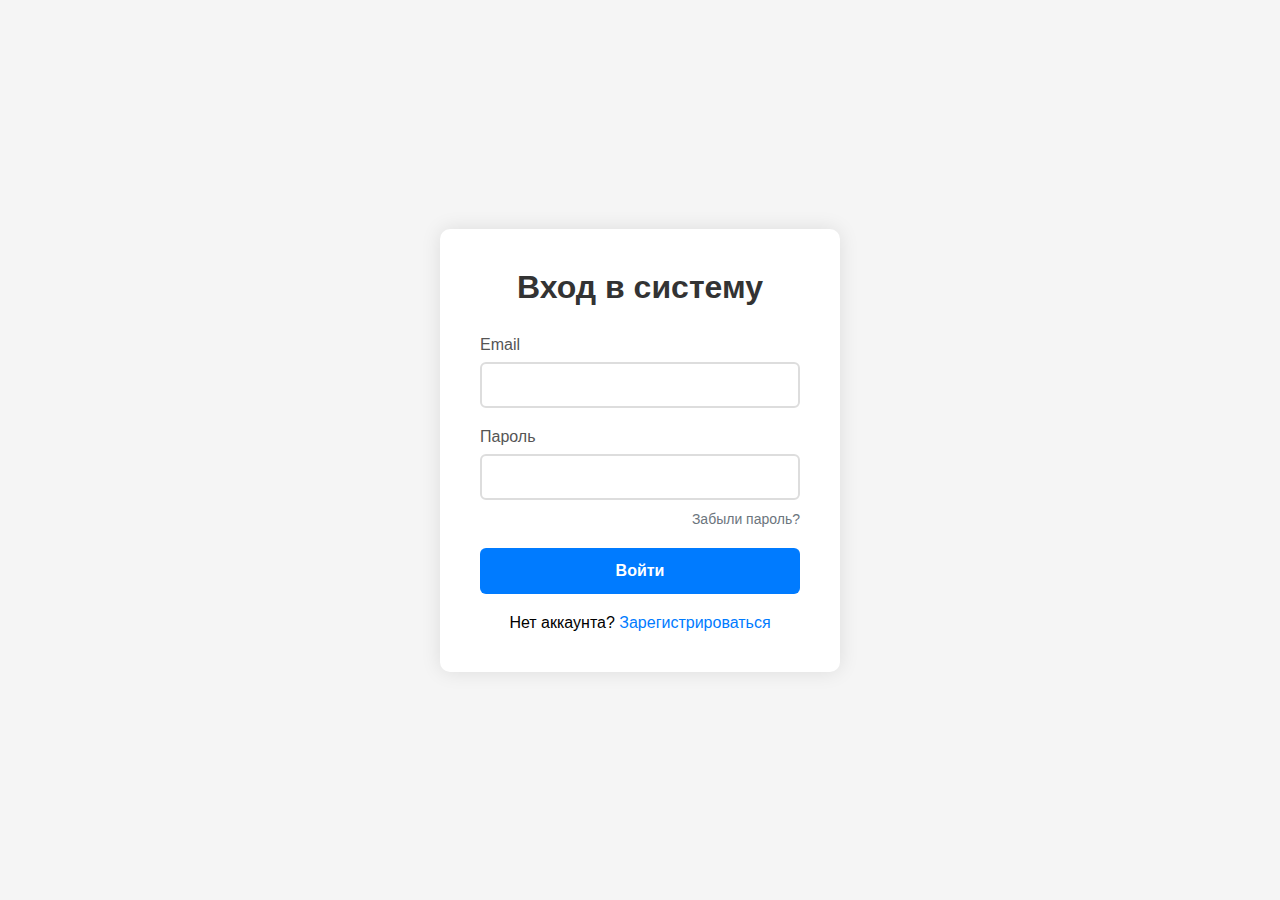
<file: rksp work pls/login.html>
<!DOCTYPE html>
<html lang="ru">
<head>
    <meta charset="UTF-8">
    <meta name="viewport" content="width=device-width, initial-scale=1.0">
    <title>Вход</title>
    <style>
        * {
            margin: 0;
            padding: 0;
            box-sizing: border-box;
            font-family: 'Segoe UI', Tahoma, Geneva, Verdana, sans-serif;
        }

        body {
            background: #f5f5f5;
            display: flex;
            justify-content: center;
            align-items: center;
            min-height: 100vh;
            padding: 20px;
        }

        .container {
            background: white;
            padding: 40px;
            border-radius: 10px;
            box-shadow: 0 0 20px rgba(0, 0, 0, 0.1);
            width: 100%;
            max-width: 400px;
        }

        h1 {
            text-align: center;
            color: #333;
            margin-bottom: 30px;
        }

        .form-group {
            margin-bottom: 20px;
        }

        label {
            display: block;
            margin-bottom: 8px;
            color: #555;
            font-weight: 500;
        }

        input {
            width: 100%;
            padding: 12px;
            border: 2px solid #ddd;
            border-radius: 6px;
            font-size: 16px;
            transition: border-color 0.3s ease;
        }

        input:focus {
            outline: none;
            border-color: #007bff;
        }

        button {
            width: 100%;
            padding: 14px;
            background: #007bff;
            color: white;
            border: none;
            border-radius: 6px;
            font-size: 16px;
            font-weight: 600;
            cursor: pointer;
            transition: background 0.3s ease;
        }

        button:hover {
            background: #0056b3;
        }

        .error {
            color: #dc3545;
            font-size: 14px;
            margin-top: 5px;
            display: none;
        }

        .register-link {
            text-align: center;
            margin-top: 20px;
        }

        .register-link a {
            color: #007bff;
            text-decoration: none;
        }

        .register-link a:hover {
            text-decoration: underline;
        }

        .forgot-password {
            text-align: right;
            margin-top: 10px;
        }

        .forgot-password a {
            color: #6c757d;
            font-size: 14px;
            text-decoration: none;
        }

        .forgot-password a:hover {
            text-decoration: underline;
        }
    </style>
</head>
<body>
    <div class="container">
        <h1>Вход в систему</h1>
        <form id="loginForm" onsubmit="return validateForm(event)">
            <div class="form-group">
                <label for="email">Email</label>
                <input type="email" id="email" name="email" required>
                <div class="error" id="emailError">Введите корректный email адрес</div>
            </div>

            <div class="form-group">
                <label for="password">Пароль</label>
                <input type="password" id="password" name="password" required>
                <div class="error" id="passwordError">Введите пароль</div>
                <div class="forgot-password">
                    <a href="#">Забыли пароль?</a>
                </div>
            </div>

            <button type="submit">Войти</button>
        </form>
        <div class="register-link">
            Нет аккаунта? <a href="register.html">Зарегистрироваться</a>
        </div>
    </div>

    <script>
        function validateForm(event) {
            event.preventDefault();
            let isValid = true;

            // Очистка предыдущих ошибок
            document.querySelectorAll('.error').forEach(error => {
                error.style.display = 'none';
            });

            // Валидация email
            const email = document.getElementById('email').value;
            const emailRegex = /^[^\s@]+@[^\s@]+\.[^\s@]+$/;
            if (!emailRegex.test(email)) {
                document.getElementById('emailError').style.display = 'block';
                isValid = false;
            }

            // Валидация пароля
            const password = document.getElementById('password').value;
            if (password.length === 0) {
                document.getElementById('passwordError').style.display = 'block';
                isValid = false;
            }

            if (isValid) {
                // Отправка данных на сервер
                const userData = {
                    email: email,
                    password: password
                };

                fetch('http://localhost:5000/api/login', {
                    method: 'POST',
                    headers: {
                        'Content-Type': 'application/json',
                    },
                    body: JSON.stringify(userData)
                })
                .then(response => response.json())
                .then(data => {
                    if (data.error) {
                        alert(data.error);
                    } else {
                        // Сохраняем токен и данные пользователя
                        localStorage.setItem('token', data.token);
                        localStorage.setItem('user', JSON.stringify(data.user));
                        alert('Вход выполнен успешно!');
                        // Перенаправляем на главную страницу
                        window.location.href = 'index.html';
                    }
                })
                .catch(error => {
                    console.error('Error:', error);
                    alert('Произошла ошибка при входе');
                });
            }

            return false;
        }

        // Функция для проверки авторизации
        function checkAuth() {
            const token = localStorage.getItem('token');
            if (token) {
                // Проверяем валидность токена
                fetch('http://localhost:5000/api/profile', {
                    headers: {
                        'Authorization': 'Bearer ' + token
                    }
                })
                .then(response => {
                    if (response.ok) {
                        // Если токен валидный, перенаправляем на главную
                        window.location.href = 'index.html';
                    } else {
                        // Если токен невалидный, удаляем его
                        localStorage.removeItem('token');
                        localStorage.removeItem('user');
                    }
                })
                .catch(error => {
                    console.error('Auth check error:', error);
                });
            }
        }

        // Проверяем авторизацию при загрузке страницы
        checkAuth();
    </script>
</body>
</html>
</file>
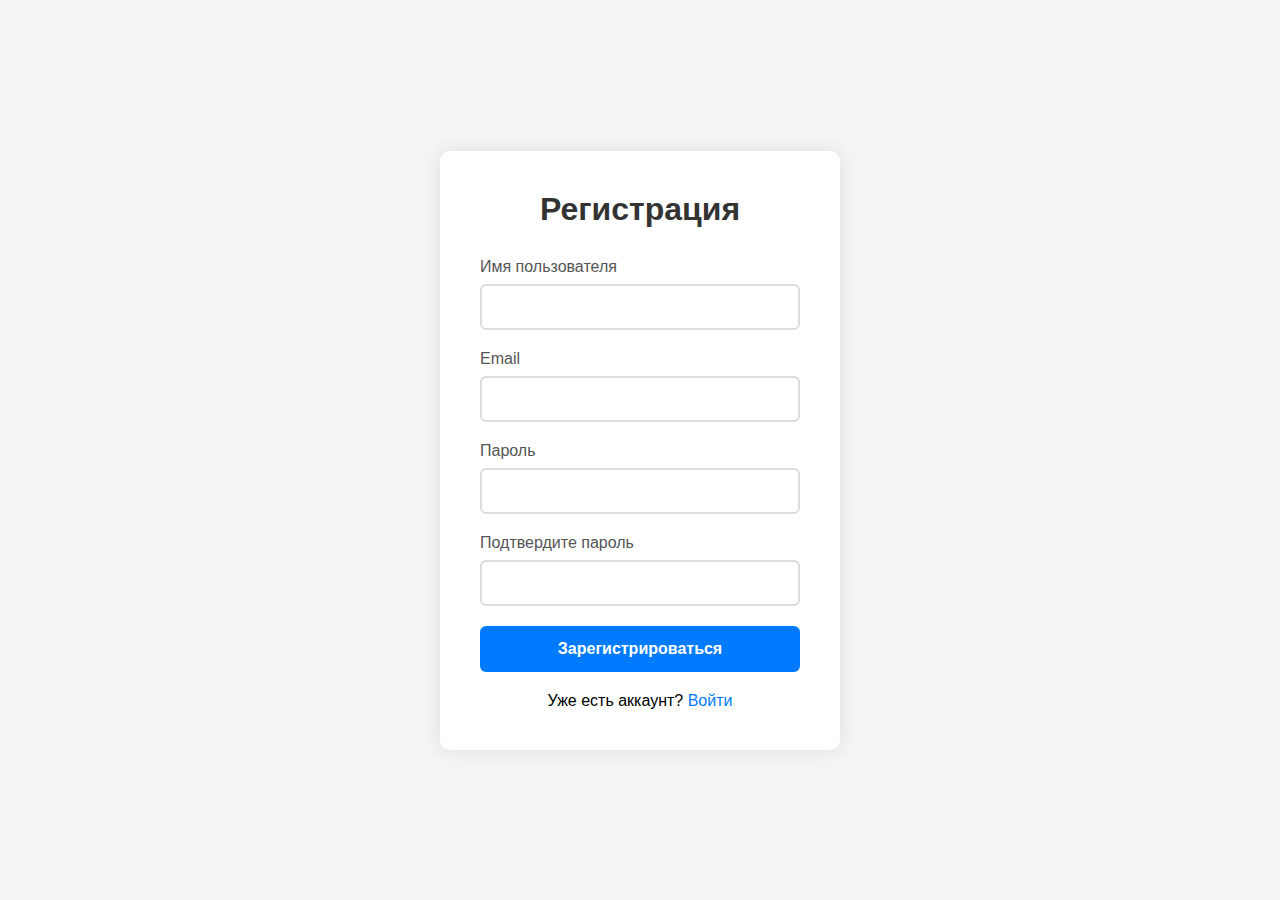
<file: rksp work pls/register.html>
<!DOCTYPE html>
<html lang="ru">
<head>
    <meta charset="UTF-8">
    <meta name="viewport" content="width=device-width, initial-scale=1.0">
    <title>Регистрация</title>
    <style>
        * {
            margin: 0;
            padding: 0;
            box-sizing: border-box;
            font-family: 'Segoe UI', Tahoma, Geneva, Verdana, sans-serif;
        }

        body {
            background: #f5f5f5;
            display: flex;
            justify-content: center;
            align-items: center;
            min-height: 100vh;
            padding: 20px;
        }

        .container {
            background: white;
            padding: 40px;
            border-radius: 10px;
            box-shadow: 0 0 20px rgba(0, 0, 0, 0.1);
            width: 100%;
            max-width: 400px;
        }

        h1 {
            text-align: center;
            color: #333;
            margin-bottom: 30px;
        }

        .form-group {
            margin-bottom: 20px;
        }

        label {
            display: block;
            margin-bottom: 8px;
            color: #555;
            font-weight: 500;
        }

        input {
            width: 100%;
            padding: 12px;
            border: 2px solid #ddd;
            border-radius: 6px;
            font-size: 16px;
            transition: border-color 0.3s ease;
        }

        input:focus {
            outline: none;
            border-color: #007bff;
        }

        button {
            width: 100%;
            padding: 14px;
            background: #007bff;
            color: white;
            border: none;
            border-radius: 6px;
            font-size: 16px;
            font-weight: 600;
            cursor: pointer;
            transition: background 0.3s ease;
        }

        button:hover {
            background: #0056b3;
        }

        .error {
            color: #dc3545;
            font-size: 14px;
            margin-top: 5px;
            display: none;
        }

        .login-link {
            text-align: center;
            margin-top: 20px;
        }

        .login-link a {
            color: #007bff;
            text-decoration: none;
        }

        .login-link a:hover {
            text-decoration: underline;
        }
    </style>
</head>
<body>
    <div class="container">
        <h1>Регистрация</h1>
        <form id="registerForm" onsubmit="return validateForm(event)">
            <div class="form-group">
                <label for="username">Имя пользователя</label>
                <input type="text" id="username" name="username" required>
                <div class="error" id="usernameError">Имя пользователя должно содержать минимум 3 символа</div>
            </div>

            <div class="form-group">
                <label for="email">Email</label>
                <input type="email" id="email" name="email" required>
                <div class="error" id="emailError">Введите корректный email адрес</div>
            </div>

            <div class="form-group">
                <label for="password">Пароль</label>
                <input type="password" id="password" name="password" required>
                <div class="error" id="passwordError">Пароль должен содержать минимум 8 символов</div>
            </div>

            <div class="form-group">
                <label for="confirmPassword">Подтвердите пароль</label>
                <input type="password" id="confirmPassword" name="confirmPassword" required>
                <div class="error" id="confirmPasswordError">Пароли не совпадают</div>
            </div>

            <button type="submit">Зарегистрироваться</button>
        </form>
        <div class="login-link">
            Уже есть аккаунт? <a href="login.html">Войти</a>
        </div>
    </div>

    <script>
        function validateForm(event) {
            event.preventDefault();
            let isValid = true;

            // Очистка предыдущих ошибок
            document.querySelectorAll('.error').forEach(error => {
                error.style.display = 'none';
            });

            // Валидация имени пользователя
            const username = document.getElementById('username').value;
            if (username.length < 3) {
                document.getElementById('usernameError').style.display = 'block';
                isValid = false;
            }

            // Валидация email
            const email = document.getElementById('email').value;
            const emailRegex = /^[^\s@]+@[^\s@]+\.[^\s@]+$/;
            if (!emailRegex.test(email)) {
                document.getElementById('emailError').style.display = 'block';
                isValid = false;
            }

            // Валидация пароля
            const password = document.getElementById('password').value;
            if (password.length < 8) {
                document.getElementById('passwordError').style.display = 'block';
                isValid = false;
            }

            // Проверка совпадения паролей
            const confirmPassword = document.getElementById('confirmPassword').value;
            if (password !== confirmPassword) {
                document.getElementById('confirmPasswordError').style.display = 'block';
                isValid = false;
            }

            if (isValid) {
                // Отправка данных на сервер
                const userData = {
                    username: username,
                    email: email,
                    password: password
                };

                fetch('http://localhost:5000/api/register', {
                    method: 'POST',
                    headers: {
                        'Content-Type': 'application/json',
                    },
                    body: JSON.stringify(userData)
                })
                .then(response => response.json())
                .then(data => {
                    if (data.error) {
                        alert(data.error);
                    } else {
                        alert('Регистрация успешна!');
                        window.location.href = 'login.html';
                    }
                })
                .catch(error => {
                    console.error('Error:', error);
                    alert('Произошла ошибка при регистрации');
                });
            }

            return false;
        }
    </script>
</body>
</html>
</file>
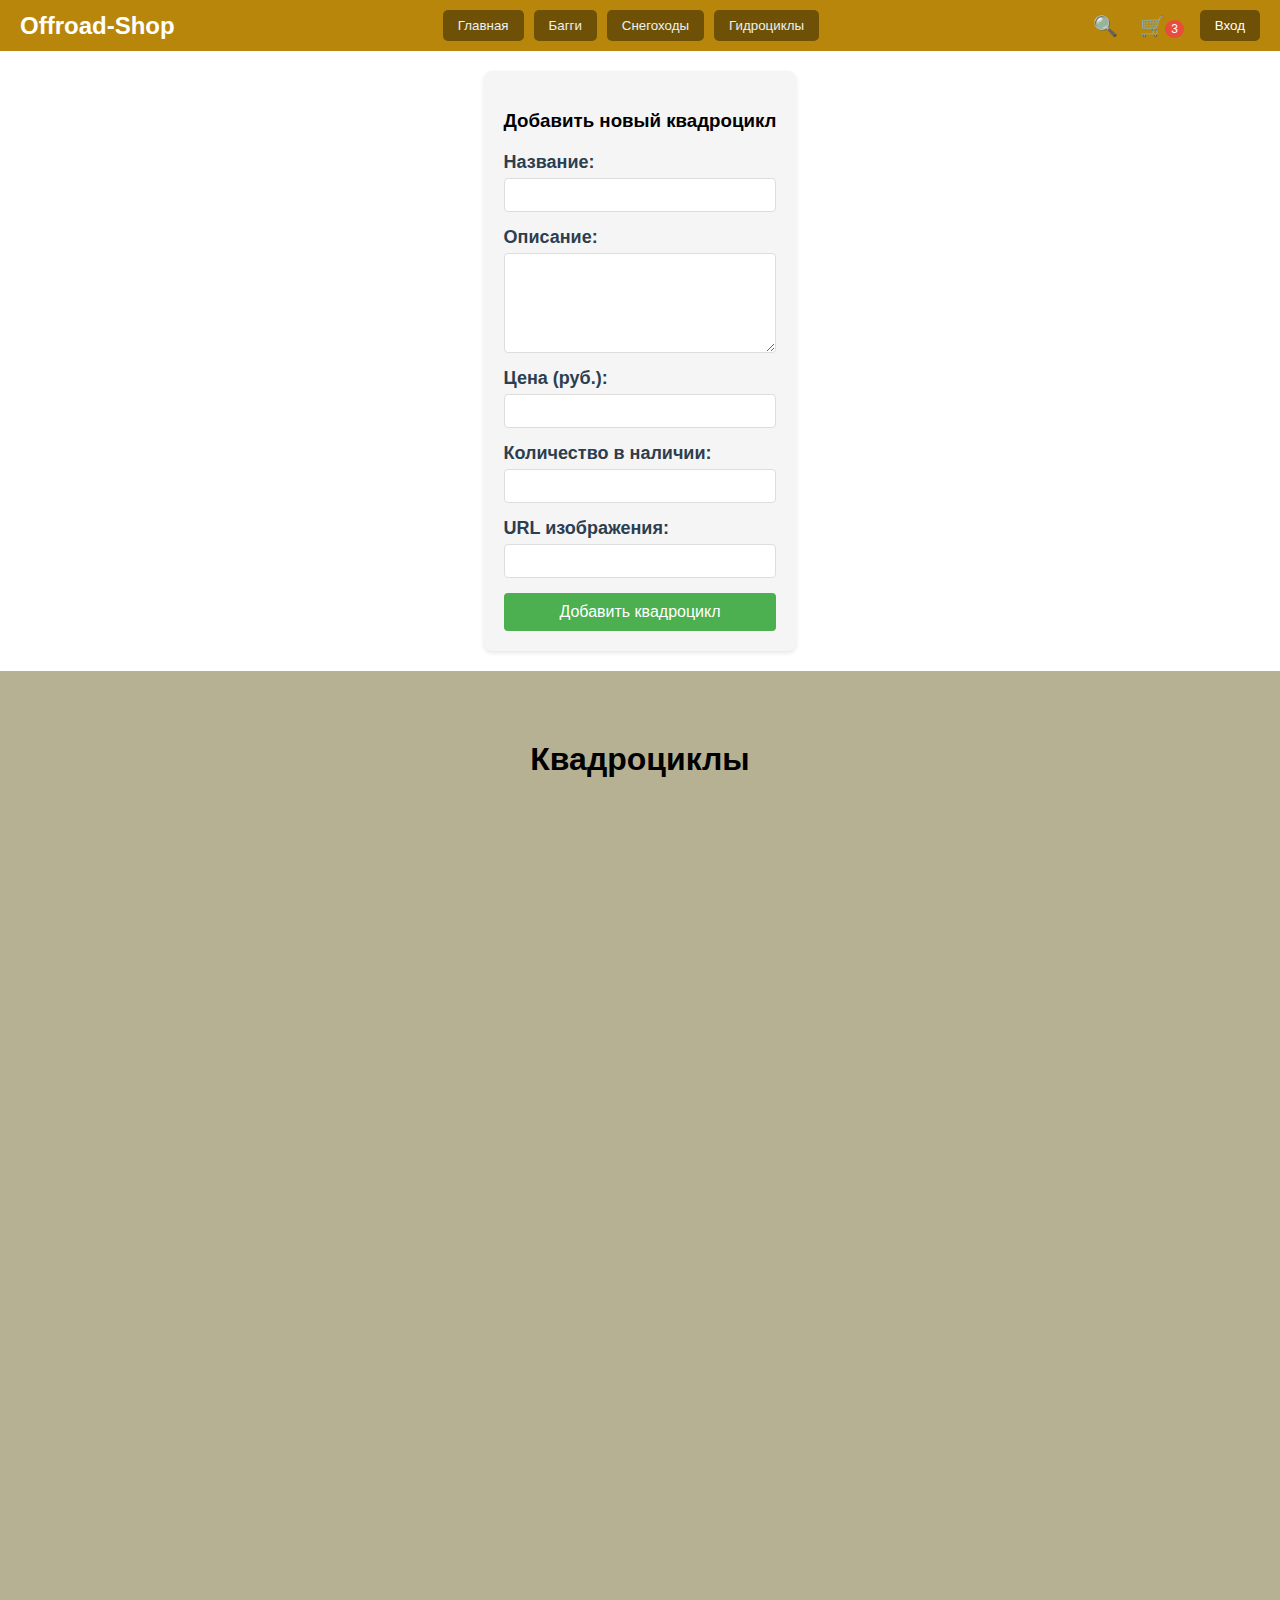
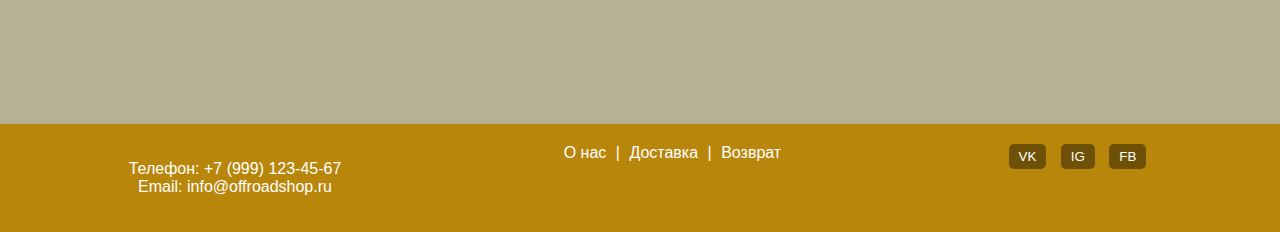
<file: rksp-it-works-main/rksp work pls/atvs.html>
<!DOCTYPE html>
<html lang="ru">
<head>
    <meta charset="UTF-8">
    <meta name="viewport" content="width=device-width, initial-scale=1.0">
    <title>Квадроциклы - Offroad-Shop</title>
    <link rel="stylesheet" href="styles.css"> <!-- Подключаем те же стили, что и на главной странице -->
    <style>
        /* Стили для формы добавления товара */
        .add-product-form {
            max-width: 600px;
            margin: 20px auto;
            padding: 20px;
            background: #f5f5f5;
            border-radius: 8px;
            box-shadow: 0 2px 4px rgba(0,0,0,0.1);
        }

        .add-product-form h3 {
            margin-bottom: 20px;
            text-align: center;
        }

        .form-group {
            margin-bottom: 15px;
        }

        .form-group label {
            display: block;
            margin-bottom: 5px;
            font-weight: bold;
        }

        .form-group input, .form-group textarea {
            width: 100%;
            padding: 8px;
            border: 1px solid #ddd;
            border-radius: 4px;
            box-sizing: border-box;
        }

        .add-product-btn {
            background-color: #4CAF50;
            color: white;
            padding: 10px 20px;
            border: none;
            border-radius: 4px;
            cursor: pointer;
            width: 100%;
            font-size: 16px;
        }

        .add-product-btn:hover {
            background-color: #45a049;
        }

        /* Стили для сообщений об успехе/ошибке */
        .message {
            padding: 10px;
            margin: 10px 0;
            border-radius: 4px;
            text-align: center;
        }

        .success {
            background-color: #dff0d8;
            color: #3c763d;
            border: 1px solid #d6e9c6;
        }

        .error {
            background-color: #f2dede;
            color: #a94442;
            border: 1px solid #ebccd1;
        }
    </style>
</head>
<body>
    <!-- Шапка (Header) -->
    <header>
        <div class="logo">Offroad-Shop</div>
        <nav>
            <button class="nav-btn" onclick="window.location.href='index.html'">Главная</button>
            <button class="nav-btn" onclick="window.location.href='buggies.html'">Багги</button>
            <button class="nav-btn" onclick="window.location.href='snowmobiles.html'">Снегоходы</button>
            <button class="nav-btn" onclick="window.location.href='jetskis.html'">Гидроциклы</button>
        </nav>
        <div class="user-panel">
            <button class="icon-btn">🔍</button>
            <button class="icon-btn" onclick="window.location.href='cart.html'">🛒<span class="cart-count">3</span></button>
            <button class="auth-btn" onclick="window.location.href='login.html'">Вход</button>
        </div>
    </header>

    <!-- Форма добавления нового товара -->
    <section class="add-product-form">
        <h3>Добавить новый квадроцикл</h3>
        <form id="addProductForm">
            <div class="form-group">
                <label for="name">Название:</label>
                <input type="text" id="name" name="name" required>
            </div>
            <div class="form-group">
                <label for="description">Описание:</label>
                <textarea id="description" name="description" required></textarea>
            </div>
            <div class="form-group">
                <label for="price">Цена (руб.):</label>
                <input type="number" id="price" name="price" step="0.01" required>
            </div>
            <div class="form-group">
                <label for="stock_quantity">Количество в наличии:</label>
                <input type="number" id="stock_quantity" name="stock_quantity" required>
            </div>
            <div class="form-group">
                <label for="image_url">URL изображения:</label>
                <input type="url" id="image_url" name="image_url" required>
            </div>
            <button type="submit" class="add-product-btn">Добавить квадроцикл</button>
        </form>
        <div id="message"></div>
    </section>

    <!-- Список квадроциклов -->
    <section class="atv-list">
        <h2>Квадроциклы</h2>
        <div class="items-grid" id="productsGrid">
            <!-- Товары будут добавляться здесь динамически -->
        </div>
    </section>

    <!-- Подвал (Footer) -->
    <footer>
        <div class="footer-section">
            <p>Телефон: +7 (999) 123-45-67<br>Email: info@offroadshop.ru</p>
        </div>
        <div class="footer-section">
            <a href="#">О нас</a> | <a href="#">Доставка</a> | <a href="#">Возврат</a>
        </div>
        <div class="footer-section">
            <button class="social-btn">VK</button>
            <button class="social-btn">IG</button>
            <button class="social-btn">FB</button>
        </div>
    </footer>

    <script>
        // Функция для загрузки всех товаров
        async function loadProducts() {
            try {
                const response = await fetch('http://localhost:5000/api/products');
                const products = await response.json();
                const productsGrid = document.getElementById('productsGrid');
                productsGrid.innerHTML = ''; // Очищаем текущий список

                products.forEach(product => {
                    const productCard = `
                        <div class="item-card">
                            <img src="${product.image_url}" alt="${product.name}">
                            <h3>${product.name}</h3>
                            <p class="description">${product.description}</p>
                            <p class="price">${product.price.toLocaleString('ru-RU')} руб.</p>
                            <button class="add-to-cart">Добавить в корзину</button>
                        </div>
                    `;
                    productsGrid.innerHTML += productCard;
                });
            } catch (error) {
                console.error('Ошибка при загрузке товаров:', error);
            }
        }

        // Функция для отображения сообщения
        function showMessage(text, isError = false) {
            const messageDiv = document.getElementById('message');
            messageDiv.className = `message ${isError ? 'error' : 'success'}`;
            messageDiv.textContent = text;
            setTimeout(() => {
                messageDiv.textContent = '';
                messageDiv.className = '';
            }, 3000);
        }

        // Обработчик отправки формы
        document.getElementById('addProductForm').addEventListener('submit', async (e) => {
            e.preventDefault();
            
            const formData = {
                name: document.getElementById('name').value,
                description: document.getElementById('description').value,
                price: parseFloat(document.getElementById('price').value),
                stock_quantity: parseInt(document.getElementById('stock_quantity').value),
                image_url: document.getElementById('image_url').value
            };

            try {
                const response = await fetch('http://localhost:5000/api/products', {
                    method: 'POST',
                    headers: {
                        'Content-Type': 'application/json'
                    },
                    body: JSON.stringify(formData)
                });

                if (response.ok) {
                    showMessage('Товар успешно добавлен!');
                    document.getElementById('addProductForm').reset();
                    loadProducts(); // Перезагружаем список товаров
                } else {
                    const error = await response.json();
                    showMessage(error.error || 'Ошибка при добавлении товара', true);
                }
            } catch (error) {
                showMessage('Ошибка при отправке данных', true);
                console.error('Ошибка:', error);
            }
        });

        // Загружаем товары при загрузке страницы
        document.addEventListener('DOMContentLoaded', loadProducts);
    </script>
</body>
</html>
</file>
<file: rksp-it-works-main/rksp work pls/styles.css>
/* Общие стили */
body {
    margin: 0;
    padding: 0;
    font-family: Arial, sans-serif;
    min-height: 100vh;
    display: flex;
    flex-direction: column;
}

/* Шапка */
header {
    background-color: #B8860B;
    color: white;
    padding: 10px 20px;
    display: flex;
    justify-content: space-between;
    align-items: center;
}

/* Стили для логотипа */
.logo {
    font-size: 24px;
    font-weight: bold;
}

/* Стили для навигации */
nav {
    display: flex;
    gap: 10px;
}

.nav-btn {
    padding: 8px 15px;
    background-color: #6e5106;
    border: none;
    color: #ecf0f1;
    cursor: pointer;
    text-decoration: none;
    border-radius: 5px;
    transition: background-color 0.3s ease;
}

.nav-btn:hover {
    background-color: #8a6a08;
}

/* Стили для панели пользователя */
.user-panel {
    display: flex;
    gap: 10px;
}

.icon-btn {
    background: none;
    border: none;
    font-size: 20px;
    cursor: pointer;
}

.cart-count {
    background-color: #e74c3c;
    border-radius: 50%;
    padding: 2px 6px;
    font-size: 12px;
    color: white;
}

.auth-btn {
    padding: 8px 15px;
    background-color: #6e5106;
    border: none;
    color: white;
    cursor: pointer;
    border-radius: 5px;
    transition: background-color 0.3s ease;
}

.auth-btn:hover {
    background-color: #8a6a08;
}

/* Информация о магазине */
.about-shop {
    flex-grow: 1;
    display: flex;
    justify-content: center;
    align-items: center;
    background-color: #d3ceb3;
    padding: 40px 20px;
}

.about-content {
    text-align: center;
    max-width: 800px;
}

.about-content h1 {
    font-size: 36px;
    color: #000000;
}

.about-content p {
    font-size: 18px;
    color: #000000;
    margin: 20px 0;
}

.about-image {
    max-width: 100%;
    height: auto;
    border-radius: 10px;
    box-shadow: 0 4px 8px rgba(0, 0, 0, 0.1);
}

/* Стили для секций с товарами, корзины и входа */
.popular-items, .atv-list, .buggy-list, .snowmobile-list, .jetski-list, .cart-list, .login-section {
    text-align: center;
    padding: 20px;
    background-color: #b7b194;
}

.popular-items h2, .atv-list h2, .buggy-list h2, .snowmobile-list h2, .jetski-list h2, .cart-list h2, .login-section h2 {
    text-align: center;
    color: #000000;
    margin-top: 50px;
    font-size: 32px;
    position: relative;
    display: inline-block;
}

/* Сетка товаров */
.items-grid {
    display: grid;
    grid-template-columns: repeat(auto-fit, minmax(200px, 1fr));
    gap: 15px;
    max-width: 1200px;
    margin: 0 auto;
}

.atv-list .items-grid, .buggy-list .items-grid, .snowmobile-list .items-grid, .jetski-list .items-grid, .cart-list .items-grid {
    display: flex;
    flex-direction: column;
    gap: 15px;
    width: 100%;
    margin: 0;
    min-height: 100vh;
    align-items: flex-start;
}

/* Карточка товара */
.item-card {
    background-color: white;
    padding: 10px;
    border-radius: 5px;
    box-shadow: 0 2px 5px rgba(0, 0, 0, 0.1);
    text-align: center;
    height: 550px;
    display: flex;
    flex-direction: column;
    justify-content: space-between;
    transition: transform 0.3s ease, box-shadow 0.3s ease;
}

.atv-list .item-card, .buggy-list .item-card, .snowmobile-list .item-card, .jetski-list .item-card, .cart-list .item-card {
    padding: 20px;
    width: 100%;
    max-width: 1000px;
    height: auto;
    display: flex;
    flex-direction: row;
    align-items: center;
    gap: 20px;
}

.atv-list .item-card h3, .buggy-list .item-card h3, .snowmobile-list .item-card h3, .jetski-list .item-card h3, .cart-list .item-card h3 {
    font-size: 24px;
}

.atv-list .item-card .description, .buggy-list .item-card .description, .snowmobile-list .item-card .description, .jetski-list .item-card .description, .cart-list .item-card .description {
    font-size: 18px;
}

.atv-list .item-card .price, .buggy-list .item-card .price, .snowmobile-list .item-card .price, .jetski-list .item-card .price, .cart-list .item-card .price {
    font-size: 24px;
}

.atv-list .item-card img, .buggy-list .item-card img, .snowmobile-list .item-card img, .jetski-list .item-card img, .cart-list .item-card img {
    max-height: 500px;
    max-width: 50%;
    width: auto;
    object-fit: contain;
}

/* Анимация при наведении на карточку */
.item-card:hover {
    transform: translateY(-5px);
    box-shadow: 0 5px 15px rgba(0, 0, 0, 0.2);
}

.item-card img {
    max-width: 100%;
    height: auto;
    flex-grow: 1;
    object-fit: contain;
}

.item-card h3 {
    font-size: 20px;
    color: #000000;
    margin: 10px 0;
}

.item-card .description {
    font-size: 14px;
    color: #666;
    margin: 10px 0;
    line-height: 1.4;
}

.item-card .price {
    font-size: 20px;
    font-weight: bold;
    color: #000000;
}

.item-card .add-to-cart {
    padding: 8px 12px;
    background-color: #6e5106;
    border: none;
    color: white;
    cursor: pointer;
    margin-top: 10px;
    border-radius: 5px;
    transition: background-color 0.3s ease;
}

.item-card .add-to-cart:hover {
    background-color: #8a6a08;
}

.item-card .remove-from-cart {
    padding: 8px 12px;
    background-color: #e74c3c;
    border: none;
    color: white;
    cursor: pointer;
    margin-top: 10px;
    border-radius: 5px;
    transition: background-color 0.3s ease;
}

.item-card .remove-from-cart:hover {
    background-color: #c0392b;
}

/* Стили для секции входа */
.login-section {
    text-align: center;
    padding: 40px 20px;
    background-color: #b7b194;
    flex-grow: 1;
    display: flex;
    flex-direction: column;
    align-items: center;
    min-height: 100vh;
}

.login-section h2 {
    color: #000000;
    font-size: 32px;
    margin-top: 50px;
    margin-bottom: 30px;
    position: relative;
    display: inline-block;
}

.login-form {
    background-color: white;
    padding: 30px;
    border-radius: 5px;
    box-shadow: 0 2px 5px rgba(0, 0, 0, 0.1);
    max-width: 400px;
    width: 100%;
    display: flex;
    flex-direction: column;
    gap: 20px;
}

.form-group {
    display: flex;
    flex-direction: column;
    text-align: left;
}

.form-group label {
    font-size: 18px;
    color: #000000;
    margin-bottom: 8px;
}

.form-group input {
    padding: 10px;
    font-size: 16px;
    border: 1px solid #ccc;
    border-radius: 5px;
    outline: none;
    transition: border-color 0.3s ease;
}

.form-group input:focus {
    border-color: #6e5106;
}

.login-btn {
    padding: 10px 20px;
    background-color: #6e5106;
    border: none;
    color: white;
    font-size: 18px;
    cursor: pointer;
    border-radius: 5px;
    transition: background-color 0.3s ease;
}

.login-btn:hover {
    background-color: #8a6a08;
}

/* Подвал */
footer {
    background-color: #B8860B;
    color: white;
    padding: 20px;
    display: flex;
    justify-content: space-around;
    flex-shrink: 0;
}

.footer-section {
    text-align: center;
}

.footer-section a {
    color: white;
    text-decoration: none;
    margin: 0 5px;
}

.social-btn {
    padding: 5px 10px;
    background-color: #6e5106;
    border: none;
    color: white;
    cursor: pointer;
    margin: 0 5px;
    border-radius: 5px;
    transition: background-color 0.3s ease;
}

.social-btn:hover {
    background-color: #8a6a08;
}/* Стили для секции добавления товара */
.add-item-section {
    text-align: center;
    margin: 20px 0;
    padding: 0 20px;
}

.primary-btn {
    background-color: #2c3e50;
    color: white;
    padding: 12px 24px;
    border: none;
    border-radius: 4px;
    cursor: pointer;
    font-size: 16px;
    transition: background-color 0.3s;
}

.primary-btn:hover {
    background-color: #34495e;
}

.add-item-form {
    max-width: 600px;
    margin: 20px auto;
    padding: 20px;
    background-color: #fff;
    border-radius: 8px;
    box-shadow: 0 2px 4px rgba(0, 0, 0, 0.1);
}

.add-item-form h3 {
    margin-bottom: 20px;
    color: #2c3e50;
    text-align: center;
}

.form-group {
    margin-bottom: 15px;
}

.form-group label {
    display: block;
    margin-bottom: 5px;
    color: #2c3e50;
    font-weight: 500;
}

.form-group input,
.form-group textarea {
    width: 100%;
    padding: 8px;
    border: 1px solid #ddd;
    border-radius: 4px;
    font-size: 14px;
}

.form-group textarea {
    height: 100px;
    resize: vertical;
}

.form-buttons {
    display: flex;
    gap: 10px;
    justify-content: flex-end;
    margin-top: 20px;
}

.submit-btn,
.cancel-btn {
    padding: 10px 20px;
    border: none;
    border-radius: 4px;
    cursor: pointer;
    font-size: 14px;
    transition: background-color 0.3s;
}

.submit-btn {
    background-color: #27ae60;
    color: white;
}

.submit-btn:hover {
    background-color: #219a52;
}

.cancel-btn {
    background-color: #e74c3c;
    color: white;
}

.cancel-btn:hover {
    background-color: #c0392b;
}

/* Стили для информации о пользователе */
.user-name {
    color: white;
    margin-right: 10px;
    font-size: 14px;
}

#userInfo {
    display: flex;
    align-items: center;
    gap: 10px;
}

/* Стили для форм авторизации */
.auth-container {
    max-width: 500px;
    margin: 40px auto;
    padding: 20px;
    background-color: white;
    border-radius: 8px;
    box-shadow: 0 2px 4px rgba(0, 0, 0, 0.1);
}

.auth-form {
    padding: 20px;
}

.auth-form h2 {
    text-align: center;
    color: #2c3e50;
    margin-bottom: 30px;
}

.auth-form .form-group {
    margin-bottom: 20px;
}

.auth-form label {
    display: block;
    margin-bottom: 8px;
    color: #2c3e50;
    font-weight: 500;
}

.auth-form input {
    width: 100%;
    padding: 10px;
    border: 1px solid #ddd;
    border-radius: 4px;
    font-size: 16px;
}

.auth-submit-btn {
    width: 100%;
    padding: 12px;
    background-color: #6e5106;
    color: white;
    border: none;
    border-radius: 4px;
    font-size: 16px;
    cursor: pointer;
    transition: background-color 0.3s;
}

.auth-submit-btn:hover {
    background-color: #8a6a08;
}

.auth-switch {
    text-align: center;
    margin-top: 20px;
    color: #666;
}

.auth-switch a {
    color: #6e5106;
    text-decoration: none;
    font-weight: 500;
}

.auth-switch a:hover {
    text-decoration: underline;
}
</file>
